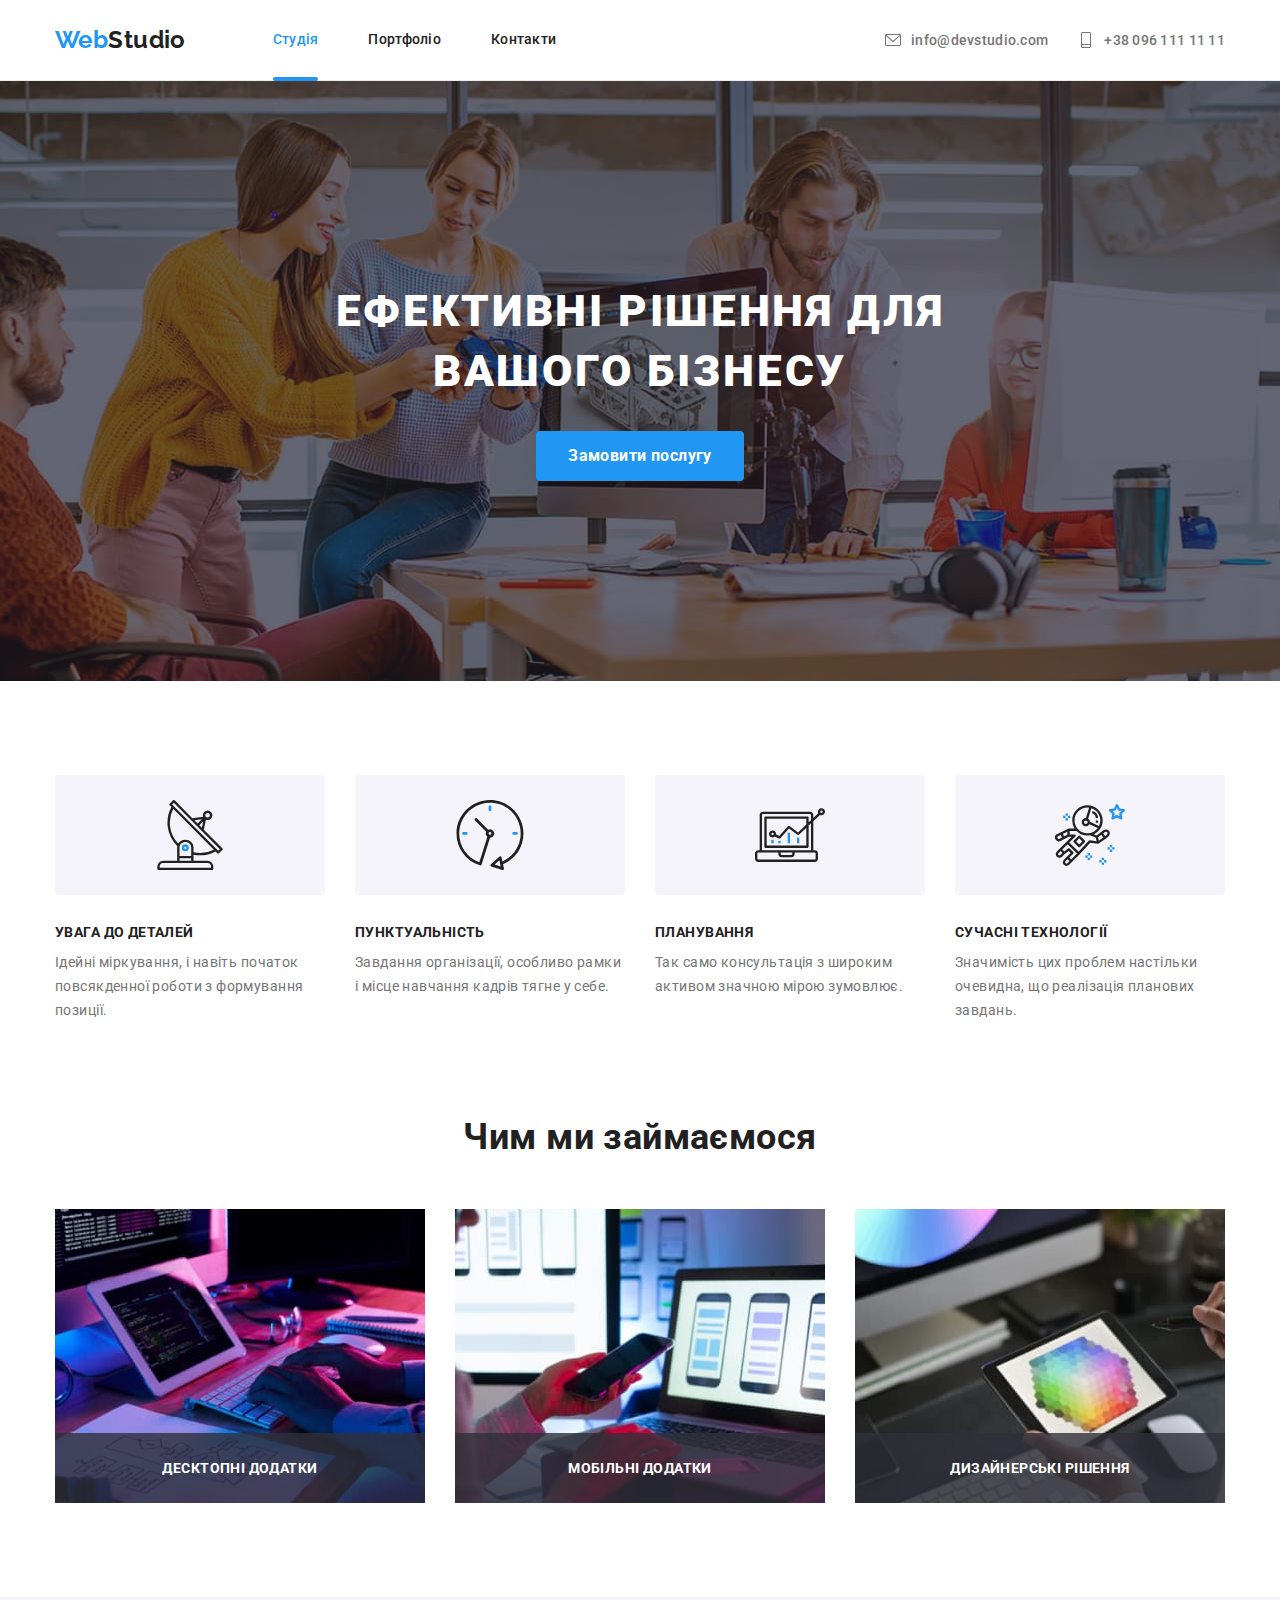
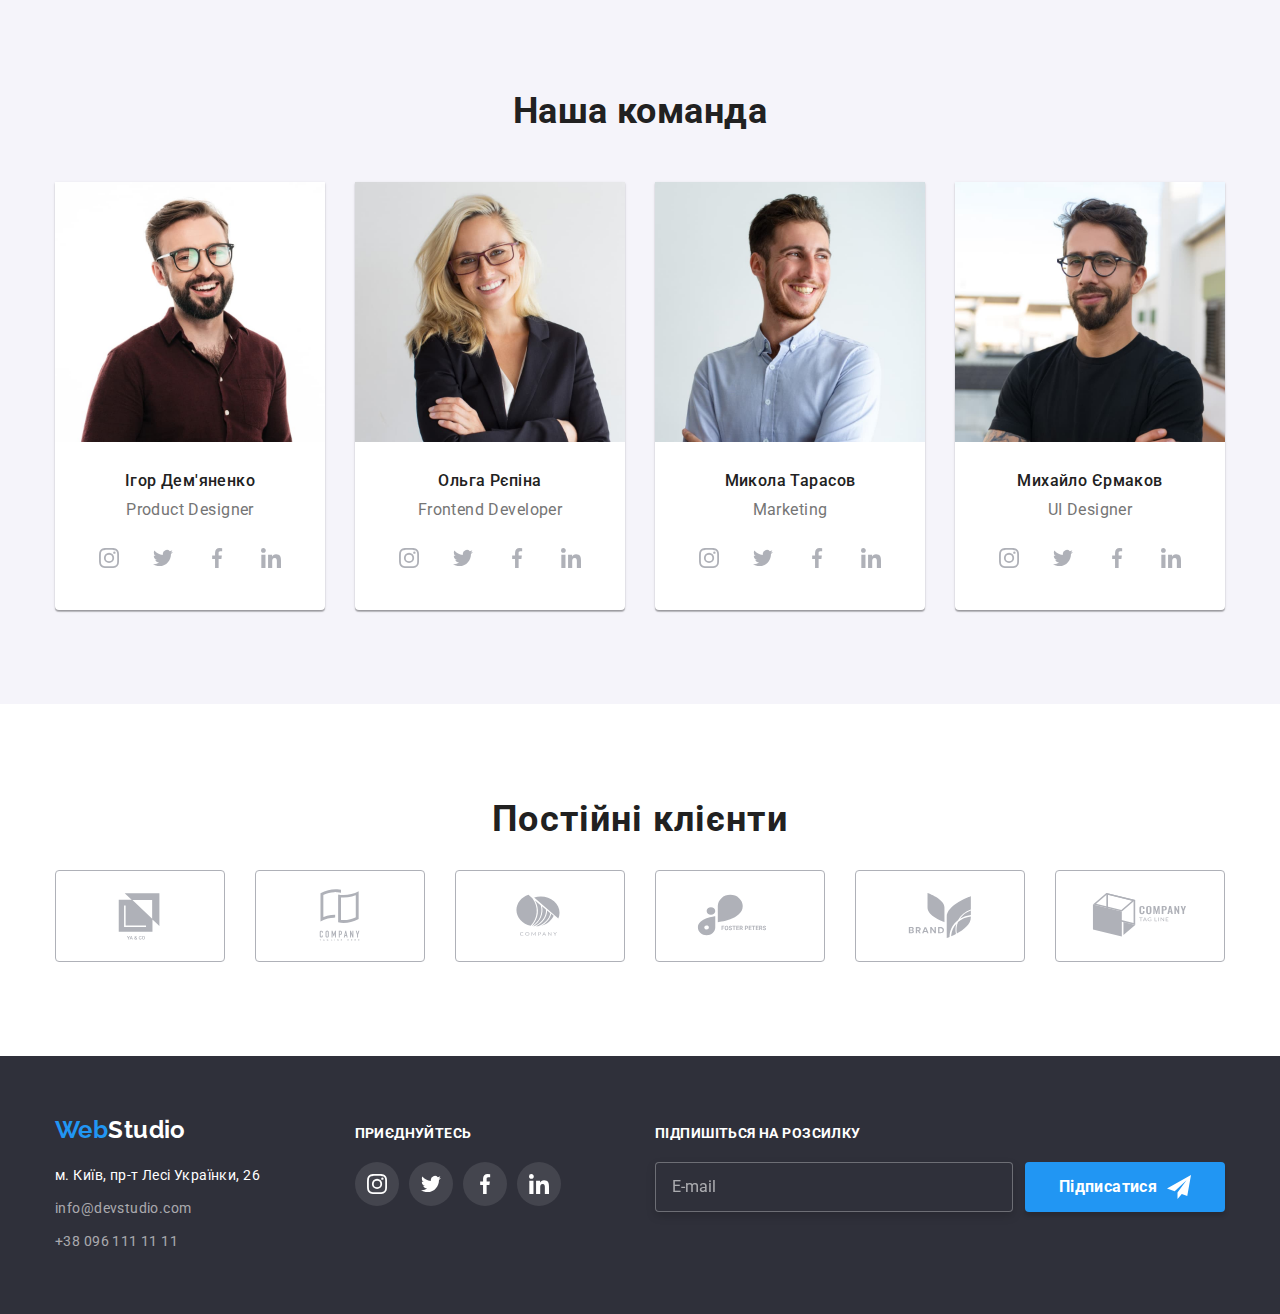
<file: index.html>
<!DOCTYPE html>
<html lang="uk">
  <head>
    <meta charset="UTF-8" />
    <meta http-equiv="X-UA-Compatible" content="IE=edge" />
    <meta name="viewport" content="width=device-width, initial-scale=1.0" />
    <title>WebStudio</title>
    <link rel="preconnect" href="https://fonts.googleapis.com" />
    <link rel="preconnect" href="https://fonts.gstatic.com" crossorigin />
    <link
      href="https://fonts.googleapis.com/css2?family=Raleway:wght@700&family=Roboto:wght@400;500;700;900&display=swap"
      rel="stylesheet"
    />
    <link
      rel="stylesheet"
      href="https://cdnjs.cloudflare.com/ajax/libs/modern-normalize/1.0.0/modern-normalize.css"
    />
    <link rel="stylesheet" href="./css/main.min.css" />
  </head>
  <body class="body">
    <header class="header">
      <div class="container header__container">
        <nav class="nav">
          <a href="./index.html" class="logo"
            >Web<span class="menu__logo">Studio</span></a
          >
          <ul class="nav__list">
            <li class="nav__item">
              <a class="nav__text current" href="./index.html">Студія</a>
            </li>
            <li class="nav__item">
              <a class="nav__text" href="./portfolio.html">Портфоліо</a>
            </li>
            <li class="nav__item"><a class="nav__text" href="">Контакти</a></li>
          </ul>
        </nav>
        <ul class="contacts">
          <li class="contacts__item">
            <a class="contacts__text" href="mailto:info@devstudio.com">
              <svg class="contacts__icon" width="14" height="10">
                <use href="./images/icons.svg#icon-envelope"></use>
              </svg>info@devstudio.com</a
            >
          </li>
          <li class="contacts__item">
            <a class="contacts__text" href="tel:+380961111111">
              <svg class="contacts__icon" width="10" height="14">
                <use href="./images/icons.svg#icon-smartphone"></use>
              </svg>+38 096 111 11 11</a
            >
          </li>
        </ul>
        <button type="button" class="menu-open" data-menu-open="">
          <svg class="icon icon__menu__btn" width="40" height="40">
            <use href="./images/icons.svg#icon-menu-btn"></use>
          </svg>
      </button>
      </div>
      <div class="mob-menu is__hidden" data-menu>
        <button type="button" class="menu-close" data-menu-close>
          <svg class="icon icon__close" width="11px" height="11px">
            <use href="./images/icons.svg#icon-close"></use>
          </svg>
        </button>
        <div class="menu">
          <div class="menu__container">
            <ul class="menu__nav">
            <li class="menu__nav__item item"><a href="./index.html" class="menu__nav__link current">Студія</a></li>
            <li class="menu__nav__item item"><a href="./portfolio.html" class="menu__nav__link">Портфоліо</a></li>
            <li class="menu__nav__item item"><a href="" class="menu__nav__link">Контакти</a></li>
          </ul>
        </div>
        <div class="menu__container">
        <ul class="menu__contacts">
          <li class="menu__contacts__item item"><a href="tel:+380961111111" class="menu__contacts__link tel">+38 096 111 11 11</a>
          </li>
          <li class="menu__contacts__item item"><a href="mailto:info@devstudio.com"
              class="menu__contacts__link">info@devstudio.com</a></li>
        </ul>
        <ul class="menu__soc">
          <li class="menu__soc__item item"><a href="" class="menu__soc__link">Instagram</a></li>
          <li class="menu__soc__item item"><a href="" class="menu__soc__link">Twitter</a></li>
          <li class="menu__soc__item item"><a href="" class="menu__soc__link">Facebook</a></li>
          <li class="menu__soc__item item"><a href="" class="menu__soc__link">LinkedIn</a></li>
        </ul>
      </div>
      </div>
      </div>
    </header>
    <main>
      <section class="hero">
        <div class="container">
          <h1 class="hero__title">Ефективні рішення для вашого бізнесу</h1>
          <button type="button" class="hero__button" data-modal-open>
            Замовити послугу
          </button>
        </div>
      </section>
      <section class="section">
        <div class="container">
          <h2 class="specifics__caption">короткий опис та характеристики</h2>
          <ul class="specifics__list">
            <li class="specifics__item">
              <div class="planning">
                <svg class="planning__icon" width="70" height="70">
                  <use href="./images/icons.svg#icon-antenna"></use>
                </svg>
              </div>
              <h3 class="specifics__title">УВАГА ДО ДЕТАЛЕЙ</h3>
              <p class="specifics__text">
                Ідейні міркування, і навіть початок повсякденної роботи з
                формування позиції.
              </p>
            </li>
            <li class="specifics__item">
              <div class="planning">
                <svg class="planning__icon" width="70" height="70">
                  <use href="./images/icons.svg#icon-clock"></use>
                </svg>
              </div>
              <h3 class="specifics__title">ПУНКТУАЛЬНІСТЬ</h3>
              <p class="specifics__text">
                Завдання організації, особливо рамки і місце навчання кадрів
                тягне у себе.
              </p>
            </li>
            <li class="specifics__item">
              <div class="planning">
                <svg class="planning__icon" width="70" height="70">
                  <use href="./images/icons.svg#icon-diagram"></use>
                </svg>
              </div>
              <h3 class="specifics__title">ПЛАНУВАННЯ</h3>
              <p class="specifics__text">
                Так само консультація з широким активом значною мірою зумовлює.
              </p>
            </li>
            <li class="specifics__item">
              <div class="planning">
                <svg class="planning__icon" width="70" height="70">
                  <use href="./images/icons.svg#icon-astronaut"></use>
                </svg>
              </div>
              <h3 class="specifics__title">СУЧАСНІ ТЕХНОЛОГІЇ</h3>
              <p class="specifics__text">
                Значимість цих проблем настільки очевидна, що реалізація
                планових завдань.
              </p>
            </li>
          </ul>
        </div>
      </section>
      <section class="ocupation">
        <div class="container">
          <h2 class="ocupation__title">Чим ми займаємося</h2>
          <ul class="ocupation__list">
            <li class="ocupation__link">
              <img
                src="./images/box1.jpg"
                srcset="./images/box1.jpg 1x, ./images/box1-2x.jpg 2x"
                alt="кодинг"
                width="370"
                height="294"
              />
              <p class="ocupation__text">Десктопні додатки</p>
            </li>
            <li class="ocupation__link">
              <img
                src="./images/box2.jpg"
                srcset="./images/box2.jpg 1x, ./images/box2-2x.jpg 2x"
                alt="адаптація для мобільних пристроїв"
                width="370"
                height="294"
              />
              <p class="ocupation__text">Мобільні додатки</p>
            </li>
            <li class="ocupation__link">
              <img
                src="./images/box3.jpg"
                srcset="./images/box3.jpg 1x, ./images/box3-2x.jpg 2x"
                alt="колористика"
                width="370"
                height="294"
              />
              <p class="ocupation__text">Дизайнерські рішення</p>
            </li>
          </ul>
        </div>
      </section>
      <section class="section team">
        <div class="container">
          <h2 class="team__title">Наша команда</h2>
          <ul class="team__list">
            <li class="personal__item">
              <div class="persona__cart">
                <picture>
                  <source
                    srcset="
                      ./images/photo1-desk-1x.jpg 1x,
                      ./images/photo1-desk-2x.jpg 2x
                    "
                    media="(min-width: 1200px)"
                  />
                  <source
                    srcset="
                      ./images/photo1-tab-1x.jpg 1x,
                      ./images/photo1-tab-2x.jpg 2x
                    "
                    media="(min-width: 768px)"
                  />
                  <source
                    srcset="
                      ./images/photo1-mob-1x.jpg 1x,
                      ./images/photo1-mob-2x.jpg 2x
                    "
                    media="(max-width: 767px)"
                  />
                  <img
                    class="personal_img"
                    src="./images/photo1-mob-1x.jpg"
                    alt="фото Ігор Дем'яненко"
                    width="450"
                    height="460"
                  />
                </picture>
                <div class="team__cart">
                  <h3 class="personal__title">Ігор Дем'яненко</h3>
                  <p class="personal__text">Product Designer</p>
                  <ul class="personal__soc__list list">
                    <li class="personal__soc__item">
                      <a class="personal__soc__link link" href="">
                        <svg class="personal__soc__icon" width="20" height="20">
                          <use href="./images/icons.svg#icon-instagram"></use>
                        </svg>
                      </a>
                    </li>
                    <li class="personal__soc__item">
                      <a class="personal__soc__link link" href="">
                        <svg class="personal__soc__icon" width="20" height="20">
                          <use href="./images/icons.svg#icon-twitter"></use>
                        </svg>
                      </a>
                    </li>
                    <li class="personal__soc__item">
                      <a class="personal__soc__link link" href="">
                        <svg class="personal__soc__icon" width="20" height="20">
                          <use href="./images/icons.svg#icon-facebook"></use>
                        </svg>
                      </a>
                    </li>
                    <li class="personal__soc__item">
                      <a class="personal__soc__link link" href="">
                        <svg class="personal__soc__icon" width="20" height="20">
                          <use href="./images/icons.svg#icon-linkedin"></use>
                        </svg>
                      </a>
                    </li>
                  </ul>
                </div>
              </div>
            </li>
            <li class="personal__item">
              <picture>
                <source
                  srcset="
                    ./images/photo2-desk-1x.jpg 1x,
                    ./images/photo2-desk-2x.jpg 2x
                  "
                  media="(min-width: 1200px)"
                />
                <source
                  srcset="
                    ./images/photo2-tab-1x.jpg 1x,
                    ./images/photo2-tab-2x.jpg 2x
                  "
                  media="(min-width: 768px)"
                />
                <source
                  srcset="
                    ./images/photo2-mob-1x.jpg 1x,
                    ./images/photo2-mob-2x.jpg 2x
                  "
                  media="(max-width: 767px)"
                />
                <img
                  class="personal_img"
                  src="./images/photo2-mob-1x.jpg"
                  alt="фото Ольга Рєпіна"
                  width="450"
                  height="460"
                />
              </picture>
              <div class="team__cart">
                <h3 class="personal__title">Ольга Рєпіна</h3>
                <p class="personal__text">Frontend Developer</p>
                <ul class="personal__soc__list list">
                  <li class="personal__soc__item">
                    <a class="personal__soc__link link" href="">
                      <svg class="personal__soc__icon" width="20" height="20">
                        <use href="./images/icons.svg#icon-instagram"></use>
                      </svg>
                    </a>
                  </li>
                  <li class="personal__soc__item">
                    <a class="personal__soc__link link" href="">
                      <svg class="personal__soc__icon" width="20" height="20">
                        <use href="./images/icons.svg#icon-twitter"></use>
                      </svg>
                    </a>
                  </li>
                  <li class="personal__soc__item">
                    <a class="personal__soc__link link" href="">
                      <svg class="personal__soc__icon" width="20" height="20">
                        <use href="./images/icons.svg#icon-facebook"></use>
                      </svg>
                    </a>
                  </li>
                  <li class="personal__soc__item">
                    <a class="personal__soc__link link" href="">
                      <svg class="personal__soc__icon" width="20" height="20">
                        <use href="./images/icons.svg#icon-linkedin"></use>
                      </svg>
                    </a>
                  </li>
                </ul>
              </div>
            </li>
            <li class="personal__item">
              <picture>
                <source
                  srcset="
                    ./images/photo3-desk-1x.jpg 1x,
                    ./images/photo3-desk-2x.jpg 2x
                  "
                  media="(min-width: 1200px)"
                />
                <source
                  srcset="
                    ./images/photo3-tab-1x.jpg 1x,
                    ./images/photo3-tab-2x.jpg 2x
                  "
                  media="(min-width: 768px)"
                />
                <source
                  srcset="
                    ./images/photo3-mob-1x.jpg 1x,
                    ./images/photo3-mob-2x.jpg 2x
                  "
                  media="(max-width: 767px)"
                />
                <img
                  class="personal_img"
                  src="./images/photo3-mob-1x.jpg"
                  alt="фото Микола Тарасов"
                  width="450"
                  height="460"
                />
              </picture>
              <div class="team__cart">
                <h3 class="personal__title">Микола Тарасов</h3>
                <p class="personal__text">Marketing</p>
                <ul class="personal__soc__list list">
                  <li class="personal__soc__item">
                    <a class="personal__soc__link link" href="">
                      <svg class="personal__soc__icon" width="20" height="20">
                        <use href="./images/icons.svg#icon-instagram"></use>
                      </svg>
                    </a>
                  </li>
                  <li class="personal__soc__item">
                    <a class="personal__soc__link link" href="">
                      <svg class="personal__soc__icon" width="20" height="20">
                        <use href="./images/icons.svg#icon-twitter"></use>
                      </svg>
                    </a>
                  </li>
                  <li class="personal__soc__item">
                    <a class="personal__soc__link link" href="">
                      <svg class="personal__soc__icon" width="20" height="20">
                        <use href="./images/icons.svg#icon-facebook"></use>
                      </svg>
                    </a>
                  </li>
                  <li class="personal__soc__item">
                    <a class="personal__soc__link link" href="">
                      <svg class="personal__soc__icon" width="20" height="20">
                        <use href="./images/icons.svg#icon-linkedin"></use>
                      </svg>
                    </a>
                  </li>
                </ul>
              </div>
            </li>
            <li class="personal__item">
              <picture>
                <source
                  srcset="
                    ./images/photo4-desk-1x.jpg 1x,
                    ./images/photo4-desk-2x.jpg 2x
                  "
                  media="(min-width: 1200px)"
                />
                <source
                  srcset="
                    ./images/photo4-tab-1x.jpg 1x,
                    ./images/photo4-tab-2x.jpg 2x
                  "
                  media="(min-width: 768px)"
                />
                <source
                  srcset="
                    ./images/photo4-mob-1x.jpg 1x,
                    ./images/photo4-mob-2x.jpg 2x
                  "
                  media="(max-width: 767px)"
                />
                <img
                  class="personal_img"
                  src="./images/photo4-mob-1x.jpg"
                  alt="фото Михайло Єрмаков"
                  width="450"
                  height="460"
                />
              </picture>
              <div class="team__cart">
                <h3 class="personal__title">Михайло Єрмаков</h3>
                <p class="personal__text">UI Designer</p>
                <ul class="personal__soc__list list">
                  <li class="personal__soc__item">
                    <a class="personal__soc__link link" href="">
                      <svg class="personal__soc__icon" width="20" height="20">
                        <use href="./images/icons.svg#icon-instagram"></use>
                      </svg>
                    </a>
                  </li>
                  <li class="personal__soc__item">
                    <a class="personal__soc__link link" href="">
                      <svg class="personal__soc__icon" width="20" height="20">
                        <use href="./images/icons.svg#icon-twitter"></use>
                      </svg>
                    </a>
                  </li>
                  <li class="personal__soc__item">
                    <a class="personal__soc__link link" href="">
                      <svg class="personal__soc__icon" width="20" height="20">
                        <use href="./images/icons.svg#icon-facebook"></use>
                      </svg>
                    </a>
                  </li>
                  <li class="personal__soc__item">
                    <a class="personal__soc__link link" href="">
                      <svg class="personal__soc__icon" width="20" height="20">
                        <use href="./images/icons.svg#icon-linkedin"></use>
                      </svg>
                    </a>
                  </li>
                </ul>
              </div>
            </li>
          </ul>
        </div>
      </section>
      <section class="section">
        <div class="container">
          <h2 class="customers">Постійні клієнти</h2>
          <ul class="customers__item">
            <li class="customers__list list">
              <a href="" class="customers__link">
                <svg class="customers__icon" width="106" height="60">
                  <use href="./images/icons.svg#icon-ya-co"></use>
                </svg>
              </a>
            </li>
            <li class="customers__list list">
              <a href="" class="customers__link">
                <svg class="customers__icon" width="106" height="60">
                  <use href="./images/icons.svg#icon-tag-line-here"></use>
                </svg>
              </a>
            </li>
            <li class="customers__list list">
              <a href="" class="customers__link">
                <svg class="customers__icon" width="106" height="60">
                  <use href="./images/icons.svg#icon-company"></use>
                </svg>
              </a>
            </li>
            <li class="customers__list list">
              <a href="" class="customers__link">
                <svg class="customers__icon" width="106" height="60">
                  <use href="./images/icons.svg#icon-foster-peters"></use>
                </svg>
              </a>
            </li>
            <li class="customers__list list">
              <a href="" class="customers__link">
                <svg class="customers__icon" width="106" height="60">
                  <use href="./images/icons.svg#icon-brand"></use>
                </svg>
              </a>
            </li>
            <li class="customers__list list">
              <a href="" class="customers__link">
                <svg class="customers__icon" width="106" height="60">
                  <use href="./images/icons.svg#icon-tag-line"></use>
                </svg>
              </a>
            </li>
          </ul>
        </div>
      </section>
    </main>
    <footer class="footer">
      <div class="container basement">
        <div class="address__container">
          <a href="./index.html" class="logo"
            >Web<span class="logo__footer">Studio</span></a
          >
          <address class="address">
            <ul class="address__list">
              <li class="address__link">
                <a
                  class="location__text"
                  href="https://goo.gl/maps/CPtrU1FHBa2aNyZL9"
                  target="_blank"
                  rel="noreferrer noopener"
                  >м. Київ, пр-т Лесі Українки, 26</a
                >
              </li>
              <li class="address__link">
                <a href="mailto:info@devstudio.com" class="address__text"
                  >info@devstudio.com</a
                >
              </li>
              <li class="address__link">
                <a href="tel:+380961111111" class="address__text"
                  >+38 096 111 11 11</a
                >
              </li>
            </ul>
          </address>
        </div>
        <div class="social__container">
          <p class="social__title">приєднуйтесь</p>
          <ul class="social__list list">
            <li class="social__item">
              <a href="" class="social__link">
                <svg class="social__icon" width="20" height="20">
                  <use href="./images/icons.svg#icon-instagram"></use>
                </svg>
              </a>
            </li>
            <li class="social__item">
              <a href="" class="social__link">
                <svg class="social__icon" width="20" height="20">
                  <use href="./images/icons.svg#icon-twitter"></use>
                </svg>
              </a>
            </li>
            <li class="social__item">
              <a href="" class="social__link">
                <svg class="social__icon" width="20" height="20">
                  <use href="./images/icons.svg#icon-facebook"></use>
                </svg>
              </a>
            </li>
            <li class="social__item">
              <a href="" class="social__link">
                <svg class="social__icon" width="20" height="20">
                  <use href="./images/icons.svg#icon-linkedin"></use>
                </svg>
              </a>
            </li>
          </ul>
        </div>
        <div class="subsciption__conteiner">
          <p class="subscription__title">Підпишіться на розсилку</p>
          <form class="subscription__field">
            <input
              type="email"
              class="subscription__input"
              name="user-email"
              required
              placeholder="E-mail"
            />
            <button type="submit" class="subscription__button">
              Підписатися<svg class="subscription__icon" width="24" height="24">
                <use href="./images/icons.svg#icon-telegram"></use>
              </svg>
            </button>
          </form>
        </div>
      </div>
    </footer>
    <div class="backdrop is__hidden" data-modal>
      <div class="modal container">
        <button type="button" class="close__button" data-modal-close>
          <svg class="icon icon__close" width="11px" height="11px">
            <use href="./images/icons.svg#icon-close"></use>
          </svg>
        </button>
        <p class="modal__title">Залиште свої дані, ми вам передзвонимо</p>
        <form class="modal__form">
          <div class="modal__field">
            <label for="user-name" class="input__text">Ім'я</label>
            <div class="input__wrap">
              <input
                type="text"
                class="modal__input"
                name="user-name"
                required
                id="user-name"
              /><svg class="modal__icon" width="18" height="18">
                <use href="./images/icons.svg#icon-person-black"></use>
              </svg>
            </div>
          </div>
          <div class="modal__field">
            <label for="user-tel" class="input__text">Телефон</label>
            <div class="input__wrap">
              <input
                type="tel"
                class="modal__input"
                name="user-tel"
                required
                pattern="[\+380]\d{2}\d{3}\d{3}\d{2}\d{2}"
                id="user-tel"
              />
              <svg class="modal__icon" width="18" height="18">
                <use href="./images/icons.svg#icon-phone-black"></use>
              </svg>
            </div>
          </div>
          <div class="modal__field">
            <label for="user-email" class="input__text">Пошта</label>
            <div class="input__wrap">
              <input
                type="email"
                class="modal__input"
                name="user-email"
                required
                id="user-email"
              />
              <svg class="modal__icon" width="18" height="18">
                <use href="./images/icons.svg#icon-email-black"></use>
              </svg>
            </div>
          </div>
          <div class="modal__field">
            <label for="user-coment" class="input__text">Коментар</label>
            <textarea
              name="user-text"
              id="user-coment"
              class="input__message"
              placeholder="Введіть текст"
            ></textarea>
          </div>
          <div class="modal__checkbox">
            <input
              type="checkbox"
              id="contract"
              name="consent"
              value="contract"
              class="input__checkbox visually__hidden"
            />
            <label for="contract" class="conditions__text"
              ><span
                ><svg class="check__icon" width="16" height="15">
                  <use href="./images/icons.svg#icon-check"></use></svg></span>
              Погоджуюся з розсилкою та приймаю
              <a class="contract__text" href=""> Умови договору</a></label
            >
          </div>
          <button type="submit" class="send__button">Відправити</button>
        </form>
      </div>
    </div>
    <script src="./js/modal.js"></script>
    <script src="./js/menu.js"></script>
  </body>
</html>
</file>
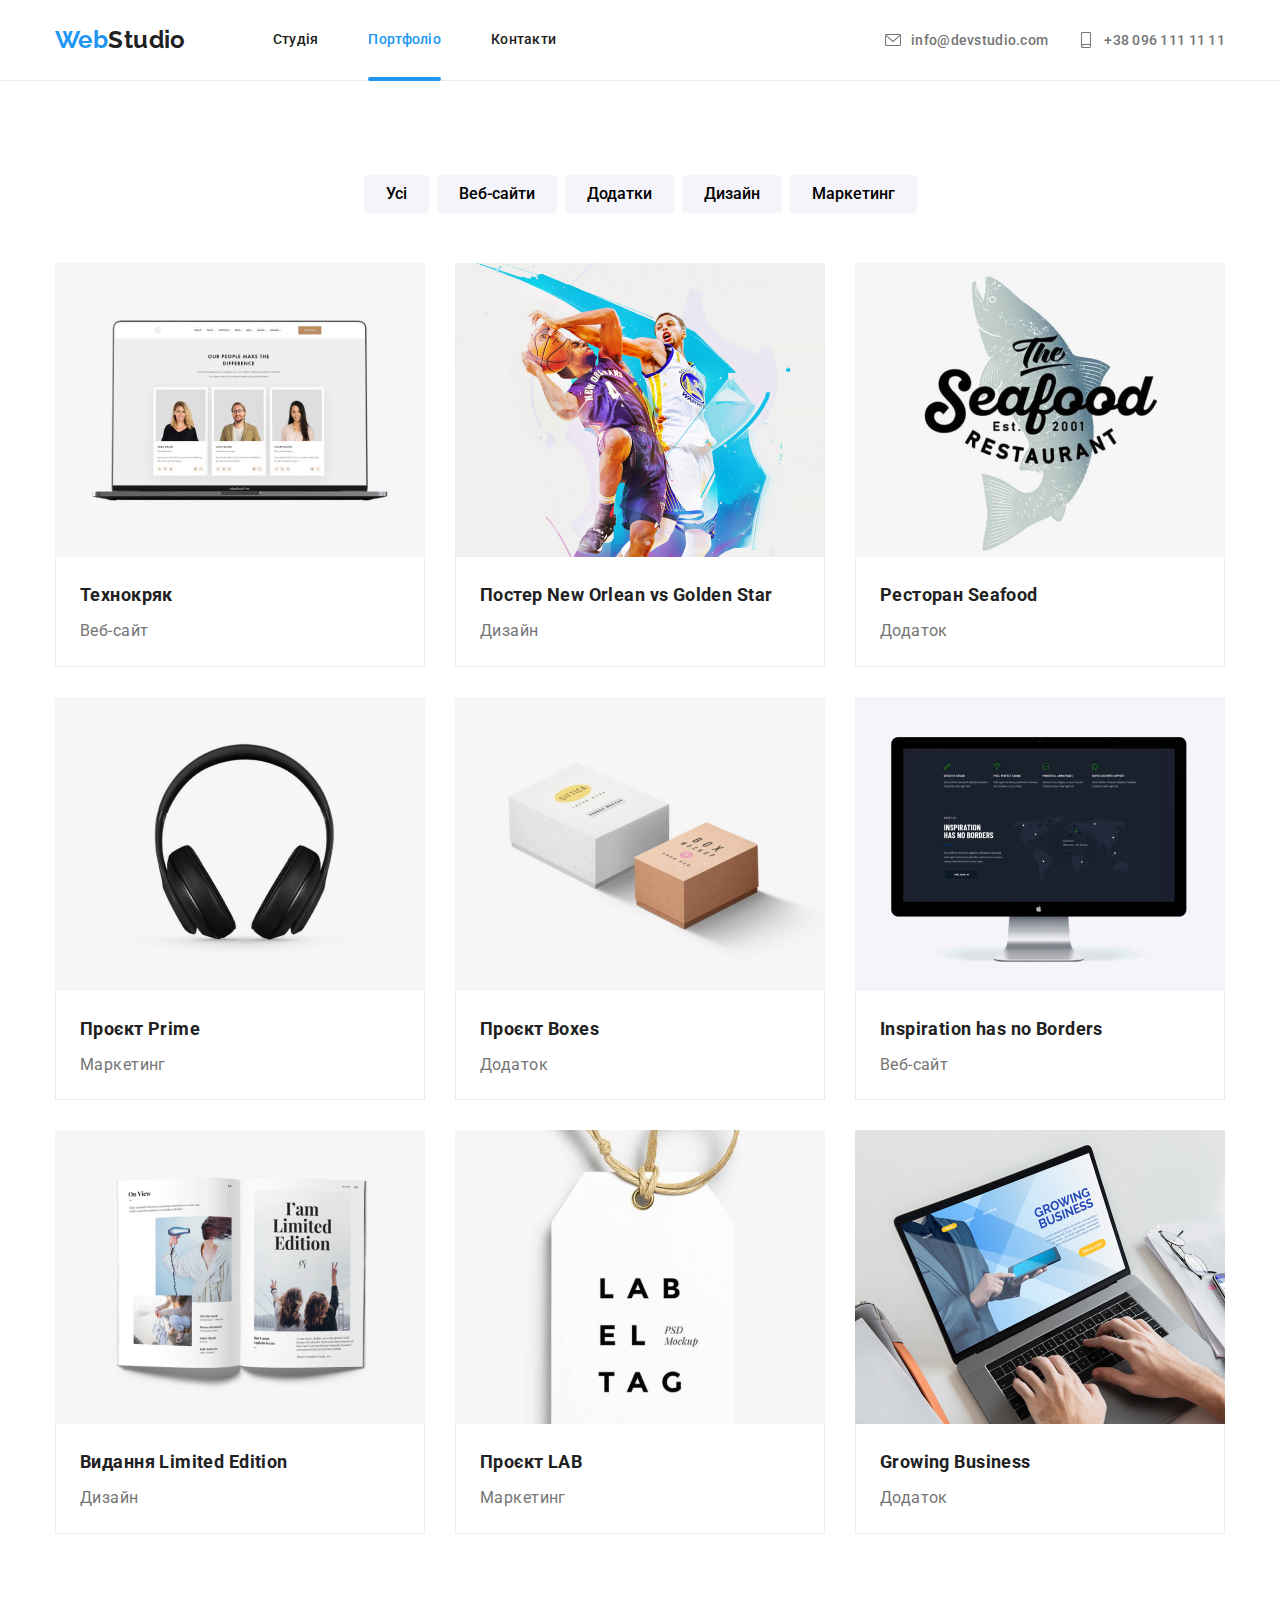
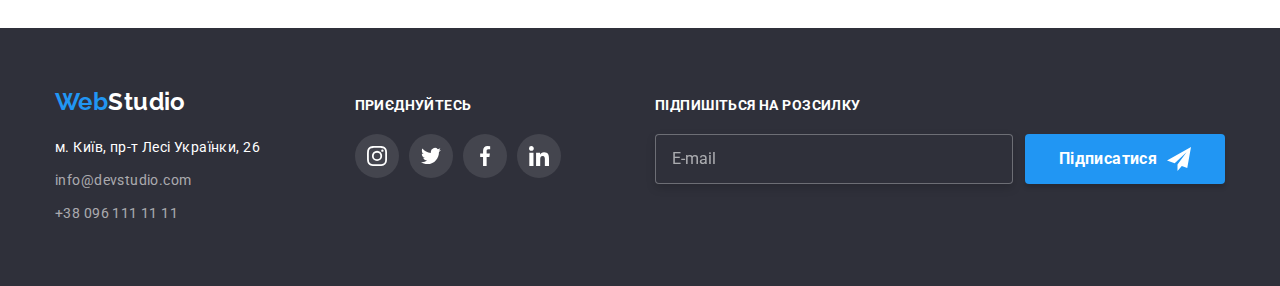
<file: portfolio.html>
<!DOCTYPE html>
<html lang="uk">
  <head>
    <meta charset="UTF-8" />
    <meta http-equiv="X-UA-Compatible" content="IE=edge" />
    <meta name="viewport" content="width=device-width, initial-scale=1.0" />
    <title>Portfolio</title>
    <link rel="preconnect" href="https://fonts.googleapis.com" />
    <link rel="preconnect" href="https://fonts.gstatic.com" crossorigin />

    <link
      href="https://fonts.googleapis.com/css2?family=Raleway:wght@700&family=Roboto:wght@400;500;700;900&display=swap"
      rel="stylesheet"
    />
    <link
      rel="stylesheet"
      href="https://cdnjs.cloudflare.com/ajax/libs/modern-normalize/1.0.0/modern-normalize.css"
    />
    <link rel="stylesheet" href="./css/main.min.css" />
  </head>
  <body class="body">
    <header class="header">
      <div class="container header__container">
        <nav class="nav">
          <a href="./index.html" class="logo"
            >Web<span class="menu__logo">Studio</span></a
          >
          <ul class="nav__list">
            <li class="nav__item">
              <a class="nav__text" href="./index.html">Студія</a>
            </li>
            <li class="nav__item">
              <a class="nav__text current" href="./portfolio.html">Портфоліо</a>
            </li>
            <li class="nav__item"><a class="nav__text" href="">Контакти</a></li>
          </ul>
        </nav>
        <ul class="contacts">
          <li class="contacts__item">
            <a class="contacts__text" href="mailto:info@devstudio.com">
              <svg class="contacts__icon" width="14" height="10">
                <use href="./images/icons.svg#icon-envelope"></use></svg>info@devstudio.com</a
            >
          </li>
          <li class="contacts__item">
            <a class="contacts__text" href="tel:+380961111111">
              <svg class="contacts__icon" width="10" height="14">
                <use href="./images/icons.svg#icon-smartphone"></use></svg>+38 096 111 11 11</a
            >
          </li>
        </ul>
        <button type="button" class="menu-open" data-menu-open="">
          <svg class="icon icon__menu__btn" width="40" height="40">
            <use href="./images/icons.svg#icon-menu-btn"></use>
          </svg>
        </button>
      </div>
      <div class="mob-menu is__hidden" data-menu>
        <button type="button" class="menu-close" data-menu-close>
          <svg class="icon icon__close" width="11px" height="11px">
            <use href="./images/icons.svg#icon-close"></use>
          </svg>
        </button>
        <div class="menu">
          <div class="menu__container">
            <ul class="menu__nav">
              <li class="menu__nav__item item">
                <a href="./index.html" class="menu__nav__link">Студія</a>
              </li>
              <li class="menu__nav__item item">
                <a href="./portfolio.html" class="menu__nav__link current">Портфоліо</a>
              </li>
              <li class="menu__nav__item item">
                <a href="" class="menu__nav__link">Контакти</a>
              </li>
            </ul>
          </div>
          <div class="menu__container">
            <ul class="menu__contacts">
              <li class="menu__contacts__item item">
                <a href="tel:+380961111111" class="menu__contacts__link tel"
                  >+38 096 111 11 11</a
                >
              </li>
              <li class="menu__contacts__item item">
                <a href="mailto:info@devstudio.com" class="menu__contacts__link"
                  >info@devstudio.com</a
                >
              </li>
            </ul>
            <ul class="menu__soc">
              <li class="menu__soc__item item">
                <a href="" class="menu__soc__link">Instagram</a>
              </li>
              <li class="menu__soc__item item">
                <a href="" class="menu__soc__link">Twitter</a>
              </li>
              <li class="menu__soc__item item">
                <a href="" class="menu__soc__link">Facebook</a>
              </li>
              <li class="menu__soc__item item">
                <a href="" class="menu__soc__link">LinkedIn</a>
              </li>
            </ul>
          </div>
        </div>
      </div>
    </header>
    <main>
      <section class="portfolio">
        <div class="container">
          <ul class="filtr__list">
            <li class="filtr__item">
              <button class="button__filtr" type="button">Усі</button>
            </li>
            <li class="filtr__item">
              <button class="button__filtr" type="button">Веб-сайти</button>
            </li>
            <li class="filtr__item">
              <button class="button__filtr" type="button">Додатки</button>
            </li>
            <li class="filtr__item">
              <button class="button__filtr" type="button">Дизайн</button>
            </li>
            <li class="filtr__item">
              <button class="button__filtr" type="button">Маркетинг</button>
            </li>
          </ul>
          <ul class="project__list">
            <li class="project__item">
              <a class="project__link" href="">
                <div class="project__top__wrap">
                  <picture>
                    <source
                      srcset="./images/pdesc1.jpg 1x, ./images/pdesc1-2x.jpg 2x"
                      media="(min-width: 1200px)"
                    />
                    <source
                      srcset="./images/ptab1.jpg 1x, ./images/ptab1-2x.jpg 2x"
                      media="(min-width: 768px)"
                    />
                    <source
                      srcset="./images/pmob1.jpg 1x, ./images/pmob1-2x.jpg 2x"
                      media="(max-width): 767px"
                    />
                    <img
                      src="./images/pmob1.jpg"
                      alt="зображення проекту"
                      width="450"
                      height="294"
                    />
                  </picture>
                  <p class="project__top__text">
                    Ресурс пропонує комплексні пропозиції з різним рівнем
                    функціоналу та сервісів. Все це дозволить відвідувачу
                    отримати вичерпні відомості про компанію чи приватну особу.
                  </p>
                </div>
                <div class="project__cart">
                  <h2 class="project__title">Технокряк</h2>
                  <p class="project__text">Веб-сайт</p>
                </div></a
              >
            </li>
            <li class="project__item">
              <a class="project__link" href="">
                <div class="project__top__wrap">
                  <picture>
                    <source
                      srcset="./images/pdesc2.jpg 1x, ./images/pdesc2-2x.jpg 2x"
                      media="(min-width: 1200px)"
                    />
                    <source
                      srcset="./images/ptab2.jpg 1x, ./images/ptab2-2x.jpg 2x"
                      media="(min-width: 768px)"
                    />
                    <source
                      srcset="./images/pmob2.jpg 1x, ./images/pmob2-2x.jpg 2x"
                      media="(max-width): 767px"
                    />
                    <img
                      src="./images/pmob2.jpg"
                      alt="зображення проекту"
                      width="450"
                      height="294"
                    />
                  </picture>
                  <p class="project__top__text">
                    Ресурс пропонує комплексні пропозиції з різним рівнем
                    функціоналу та сервісів. Все це дозволить відвідувачу
                    отримати вичерпні відомості про компанію чи приватну особу.
                  </p>
                </div>
                <div class="project__cart">
                  <h2 class="project__title">
                    Постер New Orlean vs Golden Star
                  </h2>
                  <p class="project__text">Дизайн</p>
                </div></a
              >
            </li>
            <li class="project__item">
              <a class="project__link" href="">
                <div class="project__top__wrap">
                  <picture>
                    <source
                      srcset="./images/pdesc3.jpg 1x, ./images/pdesc3-2x.jpg 2x"
                      media="(min-width: 1200px)"
                    />
                    <source
                      srcset="./images/ptab3.jpg 1x, ./images/ptab3-2x.jpg 2x"
                      media="(min-width: 768px)"
                    />
                    <source
                      srcset="./images/pmob3.jpg 1x, ./images/pmob3-2x.jpg 2x"
                      media="(max-width): 767px"
                    />
                    <img
                      src="./images/pmob3.jpg"
                      alt="зображення проекту"
                      width="450"
                      height="294"
                    />
                  </picture>
                  <p class="project__top__text">
                    Ресурс пропонує комплексні пропозиції з різним рівнем
                    функціоналу та сервісів. Все це дозволить відвідувачу
                    отримати вичерпні відомості про компанію чи приватну особу.
                  </p>
                </div>
                <div class="project__cart">
                  <h2 class="project__title">Ресторан Seafood</h2>
                  <p class="project__text">Додаток</p>
                </div></a
              >
            </li>
            <li class="project__item">
              <a class="project__link" href="">
                <div class="project__top__wrap">
                  <picture>
                    <source
                      srcset="./images/pdesc4.jpg 1x, ./images/pdesc4-2x.jpg 2x"
                      media="(min-width: 1200px)"
                    />
                    <source
                      srcset="./images/ptab4.jpg 1x, ./images/ptab4-2x.jpg 2x"
                      media="(min-width: 768px)"
                    />
                    <source
                      srcset="./images/pmob4.jpg 1x, ./images/pmob4-2x.jpg 2x"
                      media="(max-width): 767px"
                    />
                    <img
                      src="./images/pmob4.jpg"
                      alt="зображення проекту"
                      width="450"
                      height="294"
                    />
                  </picture>
                  <p class="project__top__text">
                    Ресурс пропонує комплексні пропозиції з різним рівнем
                    функціоналу та сервісів. Все це дозволить відвідувачу
                    отримати вичерпні відомості про компанію чи приватну особу.
                  </p>
                </div>
                <div class="project__cart">
                  <h2 class="project__title">Проєкт Prime</h2>
                  <p class="project__text">Маркетинг</p>
                </div></a
              >
            </li>
            <li class="project__item">
              <a class="project__link" href="">
                <div class="project__top__wrap">
                  <picture>
                    <source
                      srcset="./images/pdesc5.jpg 1x, ./images/pdesc5-2x.jpg 2x"
                      media="(min-width: 1200px)"
                    />
                    <source
                      srcset="./images/ptab5.jpg 1x, ./images/ptab5-2x.jpg 2x"
                      media="(min-width: 768px)"
                    />
                    <source
                      srcset="./images/pmob5.jpg 1x, ./images/pmob5-2x.jpg 2x"
                      media="(max-width): 767px"
                    />
                    <img
                      src="./images/pmob5.jpg"
                      alt="зображення проекту"
                      width="450"
                      height="294"
                    />
                  </picture>
                  <p class="project__top__text">
                    Ресурс пропонує комплексні пропозиції з різним рівнем
                    функціоналу та сервісів. Все це дозволить відвідувачу
                    отримати вичерпні відомості про компанію чи приватну особу.
                  </p>
                </div>
                <div class="project__cart">
                  <h2 class="project__title">Проєкт Boxes</h2>
                  <p class="project__text">Додаток</p>
                </div></a
              >
            </li>
            <li class="project__item">
              <a class="project__link" href="">
                <div class="project__top__wrap">
                  <picture>
                    <source
                      srcset="./images/pdesc6.jpg 1x, ./images/pdesc6-2x.jpg 2x"
                      media="(min-width: 1200px)"
                    />
                    <source
                      srcset="./images/ptab6.jpg 1x, ./images/ptab6-2x.jpg 2x"
                      media="(min-width: 768px)"
                    />
                    <source
                      srcset="./images/pmob6.jpg 1x, ./images/pmob6-2x.jpg 2x"
                      media="(max-width): 767px"
                    />
                    <img
                      src="./images/pmob6.jpg"
                      alt="зображення проекту"
                      width="450"
                      height="294"
                    />
                  </picture>
                  <p class="project__top__text">
                    Ресурс пропонує комплексні пропозиції з різним рівнем
                    функціоналу та сервісів. Все це дозволить відвідувачу
                    отримати вичерпні відомості про компанію чи приватну особу.
                  </p>
                </div>
                <div class="project__cart">
                  <h2 class="project__title">Inspiration has no Borders</h2>
                  <p class="project__text">Веб-сайт</p>
                </div></a
              >
            </li>
            <li class="project__item">
              <a class="project__link" href="">
                <div class="project__top__wrap">
                  <picture>
                    <source
                      srcset="./images/pdesc7.jpg 1x, ./images/pdesc7-2x.jpg 2x"
                      media="(min-width: 1200px)"
                    />
                    <source
                      srcset="./images/ptab7.jpg 1x, ./images/ptab7-2x.jpg 2x"
                      media="(min-width: 768px)"
                    />
                    <source
                      srcset="./images/pmob7.jpg 1x, ./images/pmob7-2x.jpg 2x"
                      media="(max-width): 767px"
                    />
                    <img
                      src="./images/pmob7.jpg"
                      alt="зображення проекту"
                      width="450"
                      height="294"
                    />
                  </picture>
                  <p class="project__top__text">
                    Ресурс пропонує комплексні пропозиції з різним рівнем
                    функціоналу та сервісів. Все це дозволить відвідувачу
                    отримати вичерпні відомості про компанію чи приватну особу.
                  </p>
                </div>

                <div class="project__cart">
                  <h2 class="project__title">Видання Limited Edition</h2>
                  <p class="project__text">Дизайн</p>
                </div></a
              >
            </li>
            <li class="project__item">
              <a class="project__link" href="">
                <div class="project__top__wrap">
                  <picture>
                    <source
                      srcset="./images/pdesc8.jpg 1x, ./images/pdesc8-2x.jpg 2x"
                      media="(min-width: 1200px)"
                    />
                    <source
                      srcset="./images/ptab8.jpg 1x, ./images/ptab8-2x.jpg 2x"
                      media="(min-width: 768px)"
                    />
                    <source
                      srcset="./images/pmob8.jpg 1x, ./images/pmob8-2x.jpg 2x"
                      media="(max-width): 767px"
                    />
                    <img
                      src="./images/pmob8.jpg"
                      alt="зображення проекту"
                      width="450"
                      height="294"
                    />
                  </picture>
                  <p class="project__top__text">
                    Ресурс пропонує комплексні пропозиції з різним рівнем
                    функціоналу та сервісів. Все це дозволить відвідувачу
                    отримати вичерпні відомості про компанію чи приватну особу.
                  </p>
                </div>
                <div class="project__cart">
                  <h2 class="project__title">Проєкт LAB</h2>
                  <p class="project__text">Маркетинг</p>
                </div></a
              >
            </li>
            <li class="project__item">
              <a class="project__link" href="">
                <div class="project__top__wrap">
                  <picture>
                    <source
                      srcset="./images/pdesc9.jpg 1x, ./images/pdesc9-2x.jpg 2x"
                      media="(min-width: 1200px)"
                    />
                    <source
                      srcset="./images/ptab9.jpg 1x, ./images/ptab9-2x.jpg 2x"
                      media="(min-width: 768px)"
                    />
                    <source
                      srcset="./images/pmob9.jpg 1x, ./images/pmob9-2x.jpg 2x"
                      media="(max-width): 767px"
                    />
                    <img
                      src="./images/pmob9.jpg"
                      alt="зображення проекту"
                      width="450"
                      height="294"
                    />
                  </picture>
                  <p class="project__top__text">
                    Ресурс пропонує комплексні пропозиції з різним рівнем
                    функціоналу та сервісів. Все це дозволить відвідувачу
                    отримати вичерпні відомості про компанію чи приватну особу.
                  </p>
                </div>
                <div class="project__cart">
                  <h2 class="project__title">Growing Business</h2>
                  <p class="project__text">Додаток</p>
                </div></a
              >
            </li>
          </ul>
        </div>
      </section>
    </main>
    <footer class="footer">
      <div class="container basement">
        <div class="address__container">
          <a href="./index.html" class="logo"
            >Web<span class="logo__footer">Studio</span></a
          >
          <address class="address">
            <ul class="address__list">
              <li class="address__link">
                <a
                  class="location__text"
                  href="https://goo.gl/maps/CPtrU1FHBa2aNyZL9"
                  target="_blank"
                  rel="noreferrer noopener"
                  >м. Київ, пр-т Лесі Українки, 26</a
                >
              </li>
              <li class="address__link">
                <a href="mailto:info@devstudio.com" class="address__text"
                  >info@devstudio.com</a
                >
              </li>
              <li class="address__link">
                <a href="tel:+380961111111" class="address__text"
                  >+38 096 111 11 11</a
                >
              </li>
            </ul>
            <!-- A link to an external resource will open in the current tab -->
          </address>
        </div>
        <div class="social__container">
          <p class="social__title">приєднуйтесь</p>
          <ul class="social__list list">
            <li class="social__item">
              <a href="" class="social__link">
                <svg class="social__icon" width="20" height="20">
                  <use href="./images/icons.svg#icon-instagram"></use>
                </svg>
              </a>
            </li>
            <li class="social__item">
              <a href="" class="social__link">
                <svg class="social__icon" width="20" height="20">
                  <use href="./images/icons.svg#icon-twitter"></use>
                </svg>
              </a>
            </li>
            <li class="social__item">
              <a href="" class="social__link">
                <svg class="social__icon" width="20" height="20">
                  <use href="./images/icons.svg#icon-facebook"></use>
                </svg>
              </a>
            </li>
            <li class="social__item">
              <a href="" class="social__link">
                <svg class="social__icon" width="20" height="20">
                  <use href="./images/icons.svg#icon-linkedin"></use>
                </svg>
              </a>
            </li>
          </ul>
        </div>
        <div class="subsciption__conteiner">
          <p class="subscription__title">Підпишіться на розсилку</p>
          <form class="subscription__field">
            <input
              type="email"
              class="subscription__input"
              name="user-email"
              required
              placeholder="E-mail"
            />
            <button type="submit" class="subscription__button">
              Підписатися<svg class="subscription__icon" width="24" height="24">
                <use href="./images/icons.svg#icon-telegram"></use>
              </svg>
            </button>
          </form>
        </div>
      </div>
    </footer>
    <script src="./js/menu.js"></script>
  </body>
</html>
</file>
<file: css/main.min.css>
:root{--title-color: #212121;--hero-color: #ffffff;--background-color: #ffffff;--fon-color: #2f303a;--accent-color: #2196f3;--text-color: #757575;--addres-text: rgba(255, 255, 255, 0.6);--background-button: #f5f4fa;--background-team: #f5f4fa;--border-color: #eeeeee;--header-line: #ececec;--icon-color: #afb1b8;--hover-blue: #188CE8}.container{width:100%;margin:0 auto;padding:0 15px}@media screen and (min-width: 480px){.container{max-width:480px}}@media screen and (min-width: 768px){.container{max-width:768px}}@media screen and (min-width: 1200px){.container{max-width:1200px}}.nav__list,.contacts,.specifics__list,.ocupation__list,.team__list,.address__list,.filtr__item,.project__item,.location__item,.list,.item{list-style:none}.link{text-decoration:none}.body{font-family:"Roboto",sans-serif;font-style:normal;font-size:14px;letter-spacing:.03em;color:var(--title-color);background-color:var(--background-color)}.section{padding:60px 0}@media screen and (min-width: 1200px){.section{padding:94px 0}}@media screen and (max-width: 767px){.no__scroll{overflow:hidden}}ul{padding:0;margin:0}img{display:block;max-width:100%;height:auto}h2{margin:0px}p{margin:0px}.header{border-bottom:1px solid var(--header-line)}.header__container{display:-webkit-box;display:-ms-flexbox;display:flex;-webkit-box-align:center;-ms-flex-align:center;align-items:center;height:60px}@media screen and (min-width: 768px){.header__container{height:80px}}@media screen and (min-width: 768px){.current::after{position:absolute;display:block;content:"";bottom:-1px;width:100%;height:4px;border-radius:2px;background-color:var(--accent-color);-webkit-transition:background-color 250ms cubic-bezier(0.4, 0, 0.2, 1);transition:background-color 250ms cubic-bezier(0.4, 0, 0.2, 1)}}.logo{color:var(--accent-color);font-family:"Raleway",sans-serif;font-weight:700;font-size:24px;line-height:1.1666666667;text-decoration:none}.menu__logo{color:var(--title-color)}.logo__footer{color:var(--hero-color)}.nav{display:-webkit-box;display:-ms-flexbox;display:flex;text-align:center;-webkit-box-align:center;-ms-flex-align:center;align-items:center}.nav__list{display:none}@media screen and (min-width: 768px){.nav__list{display:-webkit-box;display:-ms-flexbox;display:flex;gap:50px;margin-left:87px;-webkit-box-align:center;-ms-flex-align:center;align-items:center}}.nav__item{font-weight:500;color:var(--title-color);-webkit-transition:color 250ms cubic-bezier(0.4, 0, 0.2, 1);transition:color 250ms cubic-bezier(0.4, 0, 0.2, 1)}.nav__text.current{color:var(--accent-color);position:relative;-webkit-transition:color 250ms cubic-bezier(0.4, 0, 0.2, 1);transition:color 250ms cubic-bezier(0.4, 0, 0.2, 1)}.nav__list .contacts :hover,.header :focus{color:var(--accent-color)}.nav__item :hover,.nav__item :focus{color:var(--accent-color)}.nav__text{display:block;padding:32px 0;line-height:1.14;letter-spacing:.02em;text-decoration:none;text-align:center;color:var(--title-color);-webkit-transition:color 250ms cubic-bezier(0.4, 0, 0.2, 1);transition:color 250ms cubic-bezier(0.4, 0, 0.2, 1)}.contacts{display:none}@media screen and (min-width: 768px){.contacts{margin-left:auto;max-width:138px;gap:10px;display:-webkit-box;display:-ms-flexbox;display:flex;-ms-flex-wrap:wrap;flex-wrap:wrap}}@media screen and (min-width: 1200px){.contacts{gap:30px;max-width:none}}.contacts__item{font-weight:500;font-size:12px;line-height:1.1666666667;letter-spacing:.02em;color:var(--text-color);background-color:var(--background-color)}@media screen and (min-width: 1200px){.contacts__item{font-weight:500;font-size:14px;line-height:1.1428571429}}.contacts__text{text-decoration:none;color:var(--text-color);gap:10px;display:-webkit-box;display:-ms-flexbox;display:flex;-webkit-box-align:center;-ms-flex-align:center;align-items:center;-webkit-box-pack:center;-ms-flex-pack:center;justify-content:center;-webkit-transition:color 250ms cubic-bezier(0.4, 0, 0.2, 1);transition:color 250ms cubic-bezier(0.4, 0, 0.2, 1)}.contacts__text:hover,.contacts__text:focus{color:var(--accent-color)}.contacts__icon{width:14px;height:14px;fill:var(--text-color);-webkit-transition:fill 250ms cubic-bezier(0.4, 0, 0.2, 1);transition:fill 250ms cubic-bezier(0.4, 0, 0.2, 1)}@media screen and (min-width: 1200px){.contacts__icon{width:16px;height:16px}}.contacts__text:hover .contacts__icon,.contacts__text:focus .contacts__icon{fill:var(--accent-color)}.hero{padding:118px 0;max-width:100%;margin:0 auto;background-image:-webkit-gradient(linear, left top, left bottom, from(rgba(47, 48, 58, 0.4)), to(rgba(47, 48, 58, 0.4))),url(../images/heromobo1x.jpg);background-image:linear-gradient(rgba(47, 48, 58, 0.4), rgba(47, 48, 58, 0.4)),url(../images/heromobo1x.jpg);background-repeat:no-repeat;background-position:center;background-size:cover;-webkit-transition:background-image 250ms cubic-bezier(0.4, 0, 0.2, 1);transition:background-image 250ms cubic-bezier(0.4, 0, 0.2, 1)}@media screen and (min-width: 480px){.hero{max-width:767px}}@media(min-device-pixel-ratio: 2),(-webkit-min-device-pixel-ratio: 2),(min-resolution: 192dpi),(min-resolution: 2dppx){.hero{background-image:-webkit-gradient(linear, left top, left bottom, from(rgba(47, 48, 58, 0.4)), to(rgba(47, 48, 58, 0.4))),url(../images/heromobo2x.jpg);background-image:linear-gradient(rgba(47, 48, 58, 0.4), rgba(47, 48, 58, 0.4)),url(../images/heromobo2x.jpg)}}@media screen and (min-width: 768px){.hero{background-image:-webkit-gradient(linear, left top, left bottom, from(rgba(47, 48, 58, 0.4)), to(rgba(47, 48, 58, 0.4))),url(../images/hero-bg-tab.jpg);background-image:linear-gradient(rgba(47, 48, 58, 0.4), rgba(47, 48, 58, 0.4)),url(../images/hero-bg-tab.jpg);max-width:1200px}}@media screen and (min-width: 768px)and (min-device-pixel-ratio: 2),screen and (min-width: 768px)and (-webkit-min-device-pixel-ratio: 2),screen and (min-width: 768px)and (min-resolution: 192dpi),screen and (min-width: 768px)and (min-resolution: 2dppx){.hero{background-image:-webkit-gradient(linear, left top, left bottom, from(rgba(47, 48, 58, 0.4)), to(rgba(47, 48, 58, 0.4))),url(../images/hero-bg-tab-2x.jpg);background-image:linear-gradient(rgba(47, 48, 58, 0.4), rgba(47, 48, 58, 0.4)),url(../images/hero-bg-tab-2x.jpg);max-width:1200px}}@media screen and (min-width: 1200px){.hero{background-image:-webkit-gradient(linear, left top, left bottom, from(rgba(47, 48, 58, 0.4)), to(rgba(47, 48, 58, 0.4))),url(../images/hero-backgr.jpg);background-image:linear-gradient(rgba(47, 48, 58, 0.4), rgba(47, 48, 58, 0.4)),url(../images/hero-backgr.jpg);max-width:1600px;padding:200px 0}}@media screen and (min-width: 1200px)and (min-device-pixel-ratio: 2),screen and (min-width: 1200px)and (-webkit-min-device-pixel-ratio: 2),screen and (min-width: 1200px)and (min-resolution: 192dpi),screen and (min-width: 1200px)and (min-resolution: 2dppx){.hero{background-image:-webkit-gradient(linear, left top, left bottom, from(rgba(47, 48, 58, 0.4)), to(rgba(47, 48, 58, 0.4))),url(../images/hero-bg-2x.jpg);background-image:linear-gradient(rgba(47, 48, 58, 0.4), rgba(47, 48, 58, 0.4)),url(../images/hero-bg-2x.jpg)}}.hero__title{text-transform:uppercase;font-style:normal;font-weight:900;font-size:26px;line-height:1.6153846154;letter-spacing:.06em;width:100%;text-align:center;margin:0 auto;color:var(--hero-color)}@media screen and (min-width: 768px){.hero__title{width:calc(100% - 360px)}}@media screen and (min-width: 1200px){.hero__title{width:calc(100% - 452px);font-weight:900;font-size:44px;line-height:1.3636363636;letter-spacing:.06em}}.hero__button{font-weight:700;font-size:16px;line-height:1.875;letter-spacing:.06em;color:var(--hero-color);padding:10px 24px;margin:30px auto 0;border:none;cursor:pointer;background-color:var(--accent-color);border-radius:4px;display:block;letter-spacing:inherit;-webkit-transition:background-color 250ms cubic-bezier(0.4, 0, 0.2, 1);transition:background-color 250ms cubic-bezier(0.4, 0, 0.2, 1)}@media screen and (min-width: 1200px){.hero__button{padding:10px 32px}}.specifics__caption{position:absolute;white-space:nowrap;width:1px;height:1px;overflow:hidden;border:0;padding:0;clip:rect(0 0 0 0);-webkit-clip-path:inset(50%);clip-path:inset(50%);margin:-1px}.specifics__list{display:-webkit-box;display:-ms-flexbox;display:flex;padding:60px auto;gap:30px;-ms-flex-wrap:wrap;flex-wrap:wrap}.specifics__item{width:100%}@media screen and (min-width: 768px){.specifics__item{width:calc((100% - 30px)/2)}}@media screen and (min-width: 1200px){.specifics__item{width:calc((100% - 90px)/4)}}.specifics__title{font-weight:700;font-size:14px;line-height:1.14;margin:0;text-align:center;text-transform:uppercase;color:var(--title-color)}@media screen and (min-width: 768px){.specifics__title{text-align:left}}.specifics__text{font-size:14px;line-height:1.714;margin-top:10px;color:var(--text-color)}.planning{display:-webkit-box;display:-ms-flexbox;display:flex;width:100%;height:120px;background:var(--background-team);border-radius:4px;-webkit-box-pack:center;-ms-flex-pack:center;justify-content:center;-webkit-box-align:center;-ms-flex-align:center;align-items:center;margin-bottom:30px}.ocupation{padding-bottom:94px}@media screen and (max-width: 1199px){.ocupation{display:none}}.ocupation__title{font-weight:700;font-size:36px;line-height:1.16;text-align:center;color:var(--title-color)}.ocupation__list{display:-webkit-box;display:-ms-flexbox;display:flex;gap:30px;margin-top:50px}.ocupation__link{position:relative;overflow:hidden}.ocupation__text{font-weight:700;font-size:14px;line-height:1.1428571429;text-align:center;letter-spacing:.03em;text-transform:uppercase;position:absolute;bottom:0;padding:27px 0;width:100%;color:var(--background-color);background-color:rgba(47,48,58,.8)}.team{background:var(--background-team)}.team__cart{padding-top:30px;padding-bottom:30px}.team__title{font-weight:700;font-size:28px;line-height:1.1785714286;margin-bottom:50px;text-align:center}@media screen and (min-width: 1200px){.team__title{font-weight:700;font-size:36px;line-height:1.16}}.team__list{display:-webkit-box;display:-ms-flexbox;display:flex;gap:30px;text-align:center;-webkit-box-pack:center;-ms-flex-pack:center;justify-content:center;-ms-flex-wrap:wrap;flex-wrap:wrap}.personal__item{background-color:var(--background-color);-webkit-box-shadow:0px 1px 3px rgba(0,0,0,.12),0px 1px 1px rgba(0,0,0,.14),0px 2px 1px rgba(0,0,0,.2);box-shadow:0px 1px 3px rgba(0,0,0,.12),0px 1px 1px rgba(0,0,0,.14),0px 2px 1px rgba(0,0,0,.2);border-radius:0px 0px 4px 4px;width:100%}@media screen and (min-width: 768px){.personal__item{width:calc((100% - 30px)/2)}}@media screen and (min-width: 1200px){.personal__item{width:calc((100% - 90px)/4)}}@media screen and (min-width: 1200px){.personal_img{width:270px;height:260px}}.personal__title{font-weight:500;font-size:16px;line-height:1.18;margin:0;color:var(--title-color)}.personal__text{font-weight:400;font-size:16px;line-height:1.18;margin-top:10px;color:var(--text-color);margin-bottom:16px}.personal__soc__list{display:-webkit-box;display:-ms-flexbox;display:flex;-webkit-box-pack:center;-ms-flex-pack:center;justify-content:center;gap:10px}.personal__soc__link{width:44px;height:44px;border-radius:50%;background-color:var(--background-color);display:-webkit-box;display:-ms-flexbox;display:flex;-webkit-box-align:center;-ms-flex-align:center;align-items:center;-webkit-box-pack:center;-ms-flex-pack:center;justify-content:center;-webkit-transition:background-color 250ms cubic-bezier(0.4, 0, 0.2, 1);transition:background-color 250ms cubic-bezier(0.4, 0, 0.2, 1)}.personal__soc__icon{fill:var(--icon-color);-webkit-transition:fill 250ms cubic-bezier(0.4, 0, 0.2, 1);transition:fill 250ms cubic-bezier(0.4, 0, 0.2, 1)}.personal__soc__link:hover,.personal__soc__link:focus{background-color:var(--accent-color)}.personal__soc__link:hover .personal__soc__icon,.personal__soc__link:focus .personal__soc__icon{fill:var(--hero-color)}.customers{font-weight:700;font-size:28px;line-height:1.1785714286;text-align:center;letter-spacing:.03em}@media screen and (min-width: 1200px){.customers{font-size:36px;line-height:1.1666666667}}.customers__item{display:-webkit-box;display:-ms-flexbox;display:flex;-ms-flex-wrap:wrap;flex-wrap:wrap;-webkit-box-pack:center;-ms-flex-pack:center;justify-content:center;margin-top:30px;gap:30px}.customers__link:hover,.customers__link:focus{border-color:var(--accent-color)}.customers__link:hover .customers__icon,.customers__link:focus .customers__icon{fill:var(--accent-color)}.customers__list{width:calc((100% - 30px)/2);height:92px}@media screen and (min-width: 768px){.customers__list{width:calc((100% - 60px)/3)}}@media screen and (min-width: 1200px){.customers__list{width:170px}}.customers__link{width:100%;height:100%;display:-webkit-box;display:-ms-flexbox;display:flex;-webkit-box-pack:center;-ms-flex-pack:center;justify-content:center;-webkit-box-align:center;-ms-flex-align:center;align-items:center;border:1px solid var(--icon-color);border-radius:4px;-webkit-transition:border 250ms cubic-bezier(0.4, 0, 0.2, 1);transition:border 250ms cubic-bezier(0.4, 0, 0.2, 1)}.customers__icon{fill:var(--icon-color);-webkit-transition:fill 250ms cubic-bezier(0.4, 0, 0.2, 1);transition:fill 250ms cubic-bezier(0.4, 0, 0.2, 1)}.portfolio{padding:94px 0}.filtr__list{display:-webkit-box;display:-ms-flexbox;display:flex;-ms-flex-wrap:wrap;flex-wrap:wrap;gap:8px}@media screen and (max-width: 767px){.filtr__list{max-width:400px}}@media screen and (min-width: 768px){.filtr__list{-webkit-box-pack:center;-ms-flex-pack:center;justify-content:center}}.button__filtr{font-weight:500;font-size:16px;line-height:1.62;padding:6px 22px;border:none;cursor:pointer;border-radius:4px;background-color:var(--background-button);-webkit-transition:background-color 250ms cubic-bezier(0.4, 0, 0.2, 1),color 250ms cubic-bezier(0.4, 0, 0.2, 1);transition:background-color 250ms cubic-bezier(0.4, 0, 0.2, 1),color 250ms cubic-bezier(0.4, 0, 0.2, 1)}.filtr__link :hover,.filtr__link :focus{color:var(--hero-color);background-color:var(--accent-color)}.button__filtr:hover,.button__filtr:focus{background-color:var(--hover-blue);color:var(--hero-color)}.project__list{display:-webkit-box;display:-ms-flexbox;display:flex;margin-top:50px;-ms-flex-wrap:wrap;flex-wrap:wrap;gap:30px}.project__cart{padding:20px 24px;border-right:1px solid var(--border-color);border-bottom:1px solid var(--border-color);border-left:1px solid var(--border-color)}.project__title{font-weight:700;font-size:18px;line-height:2;margin-bottom:4px;color:var(--title-color)}.project__item{border:1px solid var(--portfolio-projects-border-color);-webkit-transition:-webkit-box-shadow var(--transition);transition:-webkit-box-shadow var(--transition);transition:box-shadow var(--transition);transition:box-shadow var(--transition), -webkit-box-shadow var(--transition)}@media screen and (min-width: 768px){.project__item{width:calc((100% - 30px)/2)}}@media screen and (min-width: 1200px){.project__item{width:calc((100% - 60px)/3)}}.project__text{font-weight:400;font-size:16px;line-height:1.8;color:var(--text-color)}.project__link{text-decoration:none}.project__link:hover .project__top__text{-webkit-transform:translateY(0);transform:translateY(0)}.project__top__wrap{position:relative;overflow:hidden}.project__top__text{position:absolute;top:0;font-weight:400;font-size:18px;line-height:1.5555555556;color:var(--background-color);background-color:rgba(33,150,243,.9);padding:63px 24px;height:100%;-webkit-transform:translateY(100%);transform:translateY(100%);-webkit-transition:-webkit-transform 250ms cubic-bezier(0.4, 0, 0.2, 1);transition:-webkit-transform 250ms cubic-bezier(0.4, 0, 0.2, 1);transition:transform 250ms cubic-bezier(0.4, 0, 0.2, 1);transition:transform 250ms cubic-bezier(0.4, 0, 0.2, 1), -webkit-transform 250ms cubic-bezier(0.4, 0, 0.2, 1);overflow:auto}.project__item:hover,.project__item:focus{-webkit-box-shadow:0px 1px 1px rgba(0,0,0,.12),0px 4px 4px rgba(0,0,0,.06),1px 4px 6px rgba(0,0,0,.16);box-shadow:0px 1px 1px rgba(0,0,0,.12),0px 4px 4px rgba(0,0,0,.06),1px 4px 6px rgba(0,0,0,.16)}.footer{padding:60px 0;background:var(--fon-color)}.basement{display:-webkit-box;display:-ms-flexbox;display:flex;-webkit-box-align:baseline;-ms-flex-align:baseline;align-items:baseline;text-align:center}@media screen and (max-width: 767px){.basement{-webkit-box-orient:vertical;-webkit-box-direction:normal;-ms-flex-direction:column;flex-direction:column;-webkit-box-align:center;-ms-flex-align:center;align-items:center}}@media screen and (min-width: 768px){.basement{-ms-flex-wrap:wrap;flex-wrap:wrap;-ms-flex-pack:distribute;justify-content:space-around;gap:60px}}@media screen and (min-width: 1200px){.basement{text-align:left;-webkit-box-pack:justify;-ms-flex-pack:justify;justify-content:space-between;display:-webkit-box;display:-ms-flexbox;display:flex;-webkit-box-align:baseline;-ms-flex-align:baseline;align-items:baseline;-ms-flex-wrap:wrap;flex-wrap:wrap}}.address{margin-top:20px;line-height:1.714}.location__text{text-decoration:none;font-family:"Roboto";font-style:normal;font-weight:400;font-size:14px;line-height:1.17;color:var(--hero-color)}.address__text{text-decoration:none;font-family:"Roboto";font-style:normal;font-weight:400;font-size:14px;line-height:1.17;color:var(--addres-text);-webkit-transition:color 250ms cubic-bezier(0.4, 0, 0.2, 1);transition:color 250ms cubic-bezier(0.4, 0, 0.2, 1)}.address__link{margin-top:9px}.address__link:first-child{margin:0}.address__text:hover,.address__text:focus{color:var(--accent-color)}.social__container{margin:60px 0}@media screen and (min-width: 768px){.social__container{margin:0}}.social__title{padding-top:12px}.social__title{padding:0;font-weight:700;text-transform:uppercase;color:var(--background-color);margin-bottom:20px;font-size:14px;line-height:1.1}.social__list{display:-webkit-box;display:-ms-flexbox;display:flex;gap:10px;-webkit-transition:color 250ms cubic-bezier(0.4, 0, 0.2, 1);transition:color 250ms cubic-bezier(0.4, 0, 0.2, 1)}.social__item{width:44px;height:44px}.social__link{width:44px;height:44px;border-radius:50%;background-color:rgba(255,255,255,.1);display:-webkit-box;display:-ms-flexbox;display:flex;-webkit-box-align:center;-ms-flex-align:center;align-items:center;-webkit-box-pack:center;-ms-flex-pack:center;justify-content:center;-webkit-transition:background-color 250ms cubic-bezier(0.4, 0, 0.2, 1);transition:background-color 250ms cubic-bezier(0.4, 0, 0.2, 1)}.social__icon{fill:var(--hero-color)}.social__link:hover,.social__link:focus{background-color:var(--accent-color)}.social__link:hover .social__icon,.social__link:focus .social__icon{fill:var(--hero-color)}.subsciption__conteiner{width:100%}@media screen and (min-width: 768px){.subsciption__conteiner{max-width:450px}}@media screen and (min-width: 1200px){.subsciption__conteiner{max-width:570px}}.subscription__title{padding:0;font-weight:700;text-transform:uppercase;color:var(--background-color);margin-bottom:20px;font-size:14px;line-height:1.1}.subscription__field{display:-webkit-box;display:-ms-flexbox;display:flex;-ms-flex-wrap:wrap;flex-wrap:wrap;-webkit-box-pack:center;-ms-flex-pack:center;justify-content:center;gap:20px}@media screen and (min-width: 1200px){.subscription__field{gap:12px;-ms-flex-wrap:nowrap;flex-wrap:nowrap}}.subscription__input{width:100%;height:50px;border-radius:4px;padding-left:16px;color:rgba(255,255,255,.6);background-color:var(--fon-color);border:1px solid rgba(255,255,255,.3);-webkit-filter:drop-shadow(0px 4px 4px rgba(0, 0, 0, 0.15));filter:drop-shadow(0px 4px 4px rgba(0, 0, 0, 0.15));outline:rgba(0,0,0,0);cursor:pointer;-webkit-transition:border-color 250ms cubic-bezier(0.4, 0, 0.2, 1);transition:border-color 250ms cubic-bezier(0.4, 0, 0.2, 1)}@media screen and (min-width: 1200px){.subscription__input{width:358px}}.subscription__input::-webkit-input-placeholder{font-weight:400;font-size:16px;line-height:1.25;color:rgba(255,255,255,.6)}.subscription__input::-moz-placeholder{font-weight:400;font-size:16px;line-height:1.25;color:rgba(255,255,255,.6)}.subscription__input:-ms-input-placeholder{font-weight:400;font-size:16px;line-height:1.25;color:rgba(255,255,255,.6)}.subscription__input::-ms-input-placeholder{font-weight:400;font-size:16px;line-height:1.25;color:rgba(255,255,255,.6)}.subscription__input::placeholder{font-weight:400;font-size:16px;line-height:1.25;color:rgba(255,255,255,.6)}.subscription__button{font-weight:700;font-size:16px;width:200px;height:50px;line-height:1.875;color:var(--hero-color);width:200px;border:none;cursor:pointer;background-color:var(--accent-color);-webkit-box-shadow:0px 4px 4px rgba(0,0,0,.15);box-shadow:0px 4px 4px rgba(0,0,0,.15);border-radius:4px;display:-webkit-box;display:-ms-flexbox;display:flex;letter-spacing:inherit;-webkit-box-align:center;-ms-flex-align:center;align-items:center;-webkit-box-pack:center;-ms-flex-pack:center;justify-content:center;-webkit-transition:color 250ms cubic-bezier(0.4, 0, 0.2, 1);transition:color 250ms cubic-bezier(0.4, 0, 0.2, 1);-webkit-transition:background-color 250ms cubic-bezier(0.4, 0, 0.2, 1);transition:background-color 250ms cubic-bezier(0.4, 0, 0.2, 1)}.subscription__icon{margin-left:10px;fill:var(--background-color)}.subscription__button:hover,.subscription__button:focus{color:var(--background-color);background-color:var(--hover-blue)}.backdrop{position:fixed;top:0;width:100%;height:100%;background:rgba(0,0,0,.2);opacity:1;-webkit-transition:opacity 250ms cubic-bezier(0.4, 0, 0.2, 1),visibility 250ms cubic-bezier(0.4, 0, 0.2, 1);transition:opacity 250ms cubic-bezier(0.4, 0, 0.2, 1),visibility 250ms cubic-bezier(0.4, 0, 0.2, 1)}.is__hidden{opacity:0;visibility:hidden;pointer-events:none}.visually__hidden{position:absolute;width:1px;height:1px;margin:-1px;border:0;padding:0;white-space:nowrap;-webkit-clip-path:inset(100%);clip-path:inset(100%);clip:rect(0 0 0 0);overflow:hidden}.modal{max-width:450px;max-height:609px;background-color:var(--background-color);-webkit-box-shadow:0px 1px 3px rgba(0,0,0,.12),0px 1px 1px rgba(0,0,0,.14),0px 2px 1px rgba(0,0,0,.2);box-shadow:0px 1px 3px rgba(0,0,0,.12),0px 1px 1px rgba(0,0,0,.14),0px 2px 1px rgba(0,0,0,.2);border-radius:4px;position:absolute;top:50%;left:50%;-webkit-transform:translate(-50%, -50%) scale(1);transform:translate(-50%, -50%) scale(1);-webkit-transition:-webkit-transform 250ms cubic-bezier(0.4, 0, 0.2, 1);transition:-webkit-transform 250ms cubic-bezier(0.4, 0, 0.2, 1);transition:transform 250ms cubic-bezier(0.4, 0, 0.2, 1);transition:transform 250ms cubic-bezier(0.4, 0, 0.2, 1), -webkit-transform 250ms cubic-bezier(0.4, 0, 0.2, 1)}@media screen and (max-width: 767px){.modal{padding:30px}}@media screen and (min-width: 370px){.modal{padding:40px}}@media screen and (min-width: 1200px){.modal{max-width:528px;max-height:581px}}.modal__title{font-weight:700;font-size:20px;line-height:1.15;text-align:center;color:var(--title-color);margin-bottom:12px}.modal__field{margin-bottom:10px;max-height:138px}.modal__field:last-child{margin-bottom:0}.modal__checkbox{margin-top:20px}.conditions__text{font-weight:400;font-size:12px;line-height:1.1666666667;letter-spacing:.03em;color:var(--text-color);display:-webkit-box;display:-ms-flexbox;display:flex;-webkit-box-pack:center;-ms-flex-pack:center;justify-content:center;-webkit-box-align:center;-ms-flex-align:center;align-items:center;cursor:pointer}@media screen and (max-width: 767px){.conditions__text{-ms-flex-wrap:wrap;flex-wrap:wrap}}@media screen and (min-width: 1200px){.conditions__text{font-weight:400;font-size:14px;line-height:1.7142857143;letter-spacing:.03em}}.conditions__text span{width:16px;height:15px;border:2px solid #212121;margin-right:8px;border-radius:2px;display:-webkit-box;display:-ms-flexbox;display:flex;-webkit-box-align:center;-ms-flex-align:center;align-items:center;-webkit-box-pack:center;-ms-flex-pack:center;justify-content:center;fill:rgba(0,0,0,0)}.contract__text{color:var(--accent-color);font-size:12px;line-height:1.1666666667;margin-left:4px}.visually__hidden{position:absolute;width:1px;height:1px;margin:-1px;border:0;padding:0;white-space:nowrap;-webkit-clip-path:inset(100%);clip-path:inset(100%);clip:rect(0 0 0 0);overflow:hidden}.modal__input{width:100%;height:40px;border:1px solid rgba(33,33,33,.2);border-radius:4px;padding-left:42px;outline:rgba(0,0,0,0);cursor:pointer;-webkit-transition:border-color 250ms cubic-bezier(0.4, 0, 0.2, 1);transition:border-color 250ms cubic-bezier(0.4, 0, 0.2, 1)}.input__message{width:100%;height:120px;border:1px solid rgba(33,33,33,.2);border-radius:4px;padding:12px 16px;outline:rgba(0,0,0,0);cursor:pointer;-webkit-transition:border-color 250ms cubic-bezier(0.4, 0, 0.2, 1);transition:border-color 250ms cubic-bezier(0.4, 0, 0.2, 1);resize:none}.input__checkbox:checked+.conditions__text span{background-color:var(--accent-color);border:none;fill:var(--hero-color)}.input__wrap{position:relative}.modal__icon{position:absolute;left:12px;top:50%;-webkit-transform:translateY(-50%);transform:translateY(-50%);-webkit-transition:fill 250ms cubic-bezier(0.4, 0, 0.2, 1);transition:fill 250ms cubic-bezier(0.4, 0, 0.2, 1)}.modal__input::-webkit-input-placeholder{font-weight:400;font-size:12px;line-height:14px;letter-spacing:.01em;color:rgba(117,117,117,.5)}.modal__input::-moz-placeholder{font-weight:400;font-size:12px;line-height:14px;letter-spacing:.01em;color:rgba(117,117,117,.5)}.modal__input:-ms-input-placeholder{font-weight:400;font-size:12px;line-height:14px;letter-spacing:.01em;color:rgba(117,117,117,.5)}.modal__input::-ms-input-placeholder{font-weight:400;font-size:12px;line-height:14px;letter-spacing:.01em;color:rgba(117,117,117,.5)}.modal__input::placeholder{font-weight:400;font-size:12px;line-height:14px;letter-spacing:.01em;color:rgba(117,117,117,.5)}.modal__input:hover,.modal__input:focus{border-color:var(--accent-color)}.modal__input:hover+.modal__icon,.modal__input:focus+.modal__icon{fill:var(--accent-color)}.input__text{font-weight:400;font-size:12px;line-height:1.1666666667;letter-spacing:.01em;color:var(--text-color);display:inline-block;margin-bottom:4px}textarea::-webkit-input-placeholder{font-weight:400;font-size:12px;line-height:1.1666666667;letter-spacing:.01em;color:rgba(117,117,117,.5)}textarea::-moz-placeholder{font-weight:400;font-size:12px;line-height:1.1666666667;letter-spacing:.01em;color:rgba(117,117,117,.5)}textarea:-ms-input-placeholder{font-weight:400;font-size:12px;line-height:1.1666666667;letter-spacing:.01em;color:rgba(117,117,117,.5)}textarea::-ms-input-placeholder{font-weight:400;font-size:12px;line-height:1.1666666667;letter-spacing:.01em;color:rgba(117,117,117,.5)}textarea::placeholder{font-weight:400;font-size:12px;line-height:1.1666666667;letter-spacing:.01em;color:rgba(117,117,117,.5)}.input__message:hover,.input__message:focus{border-color:var(--accent-color)}.backdrop.is__hidden .modal{-webkit-transform:translate(-50%, -50%) scale(0);transform:translate(-50%, -50%) scale(0)}.send__button{font-weight:700;font-size:16px;line-height:1.875;color:var(--hero-color);width:200px;padding:10px 52px;margin:30px auto;margin-bottom:0;border:none;cursor:pointer;background-color:var(--accent-color);-webkit-box-shadow:0px 4px 4px rgba(0,0,0,.15);box-shadow:0px 4px 4px rgba(0,0,0,.15);border-radius:4px;display:block;letter-spacing:inherit;-webkit-transition:background-color 250ms cubic-bezier(0.4, 0, 0.2, 1);transition:background-color 250ms cubic-bezier(0.4, 0, 0.2, 1)}.send__button:hover,.send__button:focus{background-color:var(--hover-blue)}.close__button{position:absolute;right:8px;top:8px;width:30px;height:30px;cursor:pointer;background:var(--background-color);border:1px solid rgba(0,0,0,.1);border-radius:50%;background-color:rgba(0,0,0,0);display:-webkit-box;display:-ms-flexbox;display:flex;-webkit-box-align:center;-ms-flex-align:center;align-items:center;-webkit-transition:fill 250ms cubic-bezier(0.4, 0, 0.2, 1);transition:fill 250ms cubic-bezier(0.4, 0, 0.2, 1);-webkit-transition:border 250ms cubic-bezier(0.4, 0, 0.2, 1);transition:border 250ms cubic-bezier(0.4, 0, 0.2, 1)}.close__button:hover,.close__button:focus{fill:var(--accent-color);border-color:var(--accent-color)}.icon__close{margin:0 auto;padding:0 auto}.menu-open{border:none;background-color:rgba(0,0,0,0);margin-left:auto}@media screen and (min-width: 768px){.menu-open{display:none}}.mob-menu{position:fixed;width:100vw;height:100vh;background-color:var(--background-color);-webkit-box-shadow:0px 1px 3px rgba(0,0,0,.12),0px 1px 1px rgba(0,0,0,.14),0px 2px 1px rgba(0,0,0,.2);box-shadow:0px 1px 3px rgba(0,0,0,.12),0px 1px 1px rgba(0,0,0,.14),0px 2px 1px rgba(0,0,0,.2);border-radius:4px;top:0;z-index:5}@media screen and (min-width: 768px){.mob-menu{display:none}}.menu-close{position:absolute;right:15px;top:10px;width:40px;height:40px;cursor:pointer;background:var(--background-color);border:none;background-color:rgba(0,0,0,0);display:-webkit-box;display:-ms-flexbox;display:flex;-webkit-box-align:center;-ms-flex-align:center;align-items:center;-webkit-transition:fill 250ms cubic-bezier(0.4, 0, 0.2, 1);transition:fill 250ms cubic-bezier(0.4, 0, 0.2, 1)}.menu-open:focus,.menu-open:hover{fill:var(--accent-color)}.menu-close:focus,.menu-close:hover{fill:var(--accent-color)}.icon__menu__btn{padding:0}.menu{padding:40px 48px;height:100vh;display:-webkit-box;display:-ms-flexbox;display:flex;-webkit-box-orient:vertical;-webkit-box-direction:normal;-ms-flex-direction:column;flex-direction:column;-webkit-box-pack:justify;-ms-flex-pack:justify;justify-content:space-between}.menu__nav__item:not(:last-child){margin-bottom:32px}.menu__nav__link{font-weight:500;font-size:40px;line-height:1.175;letter-spacing:.02em;text-decoration:none;color:var(--title-color);-webkit-transition:color 250ms cubic-bezier(0.4, 0, 0.2, 1);transition:color 250ms cubic-bezier(0.4, 0, 0.2, 1)}.menu__nav__link.current{color:var(--accent-color);-webkit-transition:color 250ms cubic-bezier(0.4, 0, 0.2, 1);transition:color 250ms cubic-bezier(0.4, 0, 0.2, 1)}.menu__nav__link:hover,.menu__nav__link:focus{color:var(--accent-color)}.menu__contacts__item{margin-top:32px}.menu__contacts__link{text-decoration:none;font-weight:500;font-size:24px;line-height:1.1666666667;letter-spacing:.02em;color:var(--text-color)}.tel{color:var(--accent-color)}@media screen and (min-width: 394px){.tel{font-weight:500;font-size:34px;line-height:1.1764705882;letter-spacing:.02em}}.menu__soc{display:-webkit-box;display:-ms-flexbox;display:flex;-ms-flex-wrap:wrap;flex-wrap:wrap;gap:20px;font-weight:500;font-size:18px;line-height:1.2222222222;letter-spacing:.02em;margin-top:64px;margin-bottom:0}.menu__soc__link{text-decoration:none;font-weight:500;font-size:18px;line-height:1.2222222222;letter-spacing:.02em;color:var(--accent-color)}.is-open{display:block}/*# sourceMappingURL=main.min.css.map */
</file>
